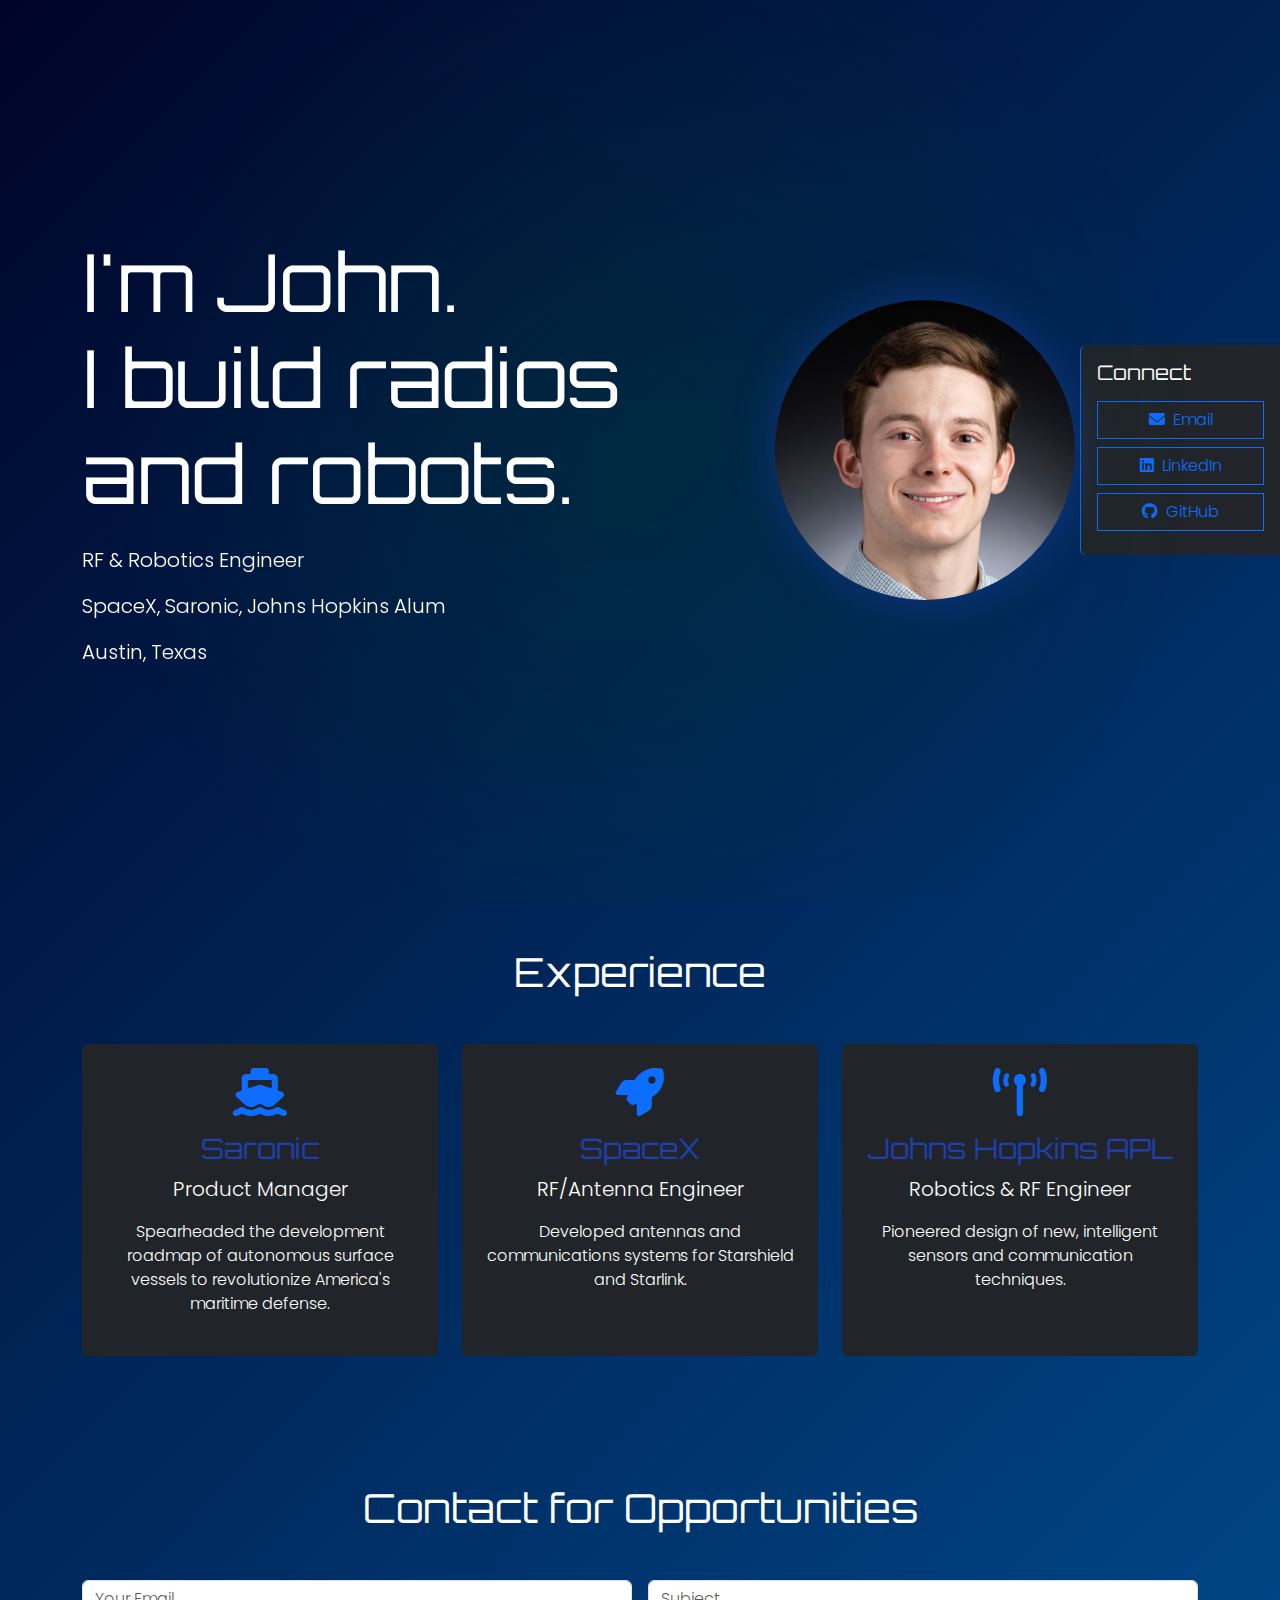
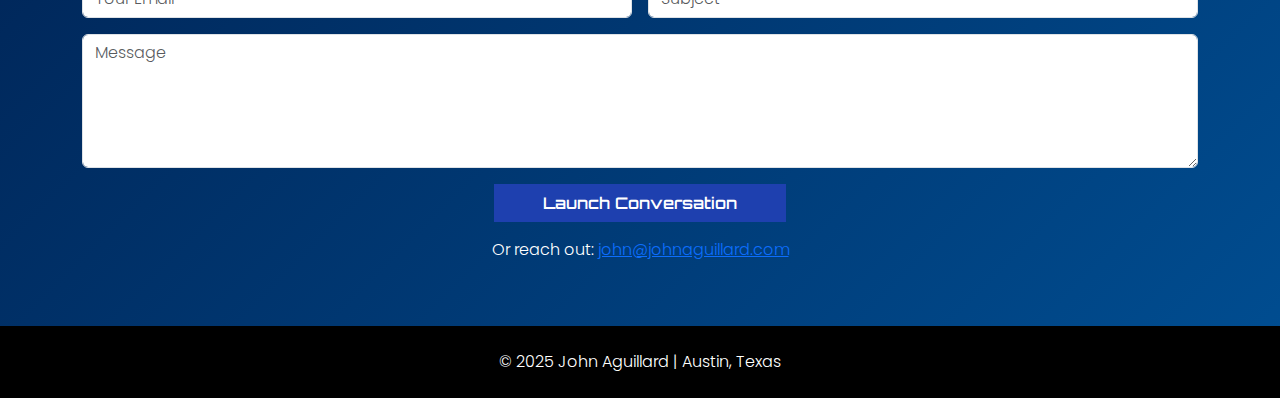
<file: index.html>
<!doctype html>
<html lang="en">
    <head>
        <meta charset="UTF-8" />
        <meta name="viewport" content="width=device-width, initial-scale=1.0" />
        <title>John Aguillard - RF and Robotics Engineer</title>
        <link
            href="https://cdn.jsdelivr.net/npm/bootstrap@5.3.0/dist/css/bootstrap.min.css"
            rel="stylesheet"
        />
        <link href="styles.css" rel="stylesheet" />
        <!-- Update with CSS below -->
        <link
            href="https://cdnjs.cloudflare.com/ajax/libs/font-awesome/6.0.0/css/all.min.css"
            rel="stylesheet"
        />
        <link
            href="https://fonts.googleapis.com/css2?family=Orbitron:wght@400;600&family=Poppins:wght@300;400;600&display=swap"
            rel="stylesheet"
        />
        <!-- Lighter Orbitron + Poppins -->
    </head>
    <body class="bg-dark text-white">
        <!-- Hero: Full-width with static headshot -->
        <section
            class="hero position-relative overflow-hidden min-vh-100 d-flex align-items-center"
        >
            <div class="container position-relative z-2">
                <div class="row align-items-center">
                    <div class="col-md-6">
                        <h1
                            class="display-1 fw-normal mb-4"
                            style="
                                font-family:
                                    &quot;Orbitron&quot;, Poppins, sans-serif;
                                font-weight: 600;
                            "
                        >
                            I'm John.<br />I build radios and robots.
                        </h1>
                        <p
                            class="lead fs-5"
                            style="
                                font-family: &quot;Poppins&quot;, sans-serif;
                                font-weight: 300;
                            "
                        >
                            RF & Robotics Engineer
                        </p>
                        <p
                            class="lead fs-5"
                            style="
                                font-family: &quot;Poppins&quot;, sans-serif;
                                font-weight: 300;
                            "
                        >
                            SpaceX, Saronic, Johns Hopkins Alum
                        </p>
                        <p
                            class="lead fs-5 mb-0"
                            style="
                                font-family: &quot;Poppins&quot;, sans-serif;
                                font-weight: 300;
                            "
                        >
                            Austin, Texas
                        </p>
                    </div>
                    <div class="col-md-6 text-center">
                        <img
                            src="images/headshot.jpg"
                            alt="John Aguillard"
                            class="img-fluid rounded-circle"
                            style="
                                max-width: 300px;
                                filter: drop-shadow(
                                    0 0 20px rgba(30, 64, 175, 0.5)
                                );
                            "
                        />
                    </div>
                </div>
            </div>
            <div class="gradient-overlay"></div>
        </section>

        <!-- Experience: Floating cards with readable text -->
        <section class="experience py-5">
            <div class="container">
                <h2
                    class="text-center fw-normal mb-5"
                    style="
                        font-family: &quot;Orbitron&quot;, Poppins, sans-serif;
                        font-size: 2.5rem;
                        font-weight: 600;
                    "
                >
                    Experience
                </h2>
                <div class="row g-4">
                    <div class="col-lg-4 col-md-6">
                        <div
                            class="card h-100 bg-dark border-0 text-center p-4 orbit-card"
                            style="transition: transform 0.3s; color: #ffffff"
                        >
                            <i class="fas fa-ship fa-3x text-primary mb-3"></i>
                            <h3
                                class="fw-normal mb-2"
                                style="
                                    color: #1e40af;
                                    font-family:
                                        &quot;Orbitron&quot;, Poppins,
                                        sans-serif;
                                    font-weight: 600;
                                "
                            >
                                Saronic
                            </h3>
                            <p
                                class="fs-5"
                                style="
                                    font-family:
                                        &quot;Poppins&quot;, sans-serif;
                                    font-weight: 300;
                                "
                            >
                                Product Manager
                            </p>
                            <p
                                style="
                                    font-family:
                                        &quot;Poppins&quot;, sans-serif;
                                    font-weight: 300;
                                "
                            >
                                Spearheaded the development roadmap of
                                autonomous surface vessels to revolutionize
                                America's maritime defense.
                            </p>
                        </div>
                    </div>
                    <div class="col-lg-4 col-md-6">
                        <div
                            class="card h-100 bg-dark border-0 text-center p-4 orbit-card"
                            style="transition: transform 0.3s; color: #ffffff"
                        >
                            <i
                                class="fas fa-rocket fa-3x text-primary mb-3"
                            ></i>
                            <h3
                                class="fw-normal mb-2"
                                style="
                                    color: #1e40af;
                                    font-family:
                                        &quot;Orbitron&quot;, Poppins,
                                        sans-serif;
                                    font-weight: 600;
                                "
                            >
                                SpaceX
                            </h3>
                            <p
                                class="fs-5"
                                style="
                                    font-family:
                                        &quot;Poppins&quot;, sans-serif;
                                    font-weight: 300;
                                "
                            >
                                RF/Antenna Engineer
                            </p>
                            <p
                                style="
                                    font-family:
                                        &quot;Poppins&quot;, sans-serif;
                                    font-weight: 300;
                                "
                            >
                                Developed antennas and communications systems
                                for Starshield and Starlink.
                            </p>
                        </div>
                    </div>
                    <div class="col-lg-4 col-md-6">
                        <div
                            class="card h-100 bg-dark border-0 text-center p-4 orbit-card"
                            style="transition: transform 0.3s; color: #ffffff"
                        >
                            <i
                                class="fas fa-broadcast-tower fa-3x text-primary mb-3"
                            ></i>
                            <h3
                                class="fw-normal mb-2"
                                style="
                                    color: #1e40af;
                                    font-family:
                                        &quot;Orbitron&quot;, Poppins,
                                        sans-serif;
                                    font-weight: 600;
                                "
                            >
                                Johns Hopkins APL
                            </h3>
                            <p
                                class="fs-5"
                                style="
                                    font-family:
                                        &quot;Poppins&quot;, sans-serif;
                                    font-weight: 300;
                                "
                            >
                                Robotics & RF Engineer
                            </p>
                            <p
                                style="
                                    font-family:
                                        &quot;Poppins&quot;, sans-serif;
                                    font-weight: 300;
                                "
                            >
                                Pioneered design of new, intelligent sensors and
                                communication techniques.
                            </p>
                        </div>
                    </div>
                </div>
            </div>
        </section>

        <!-- Connect: Fixed sidebar on desktop, inline on mobile -->
        <section class="connect p-3" style="z-index: 1000">
            <div
                class="d-none d-md-block position-fixed end-0 top-50 translate-middle-y"
            >
                <div
                    class="bg-dark border-start border-primary p-3 rounded-start"
                    style="width: 200px"
                >
                    <h5
                        class="fw-normal mb-3"
                        style="
                            font-family:
                                &quot;Orbitron&quot;, Poppins, sans-serif;
                            font-weight: 600;
                        "
                    >
                        Connect
                    </h5>
                    <a
                        href="mailto:john@johnaguillard.com"
                        class="btn btn-outline-primary w-100 mb-2"
                        style="
                            border-radius: 0;
                            font-family: &quot;Poppins&quot;, sans-serif;
                            font-weight: 300;
                        "
                        ><i class="fas fa-envelope me-2"></i>Email</a
                    >
                    <a
                        href="https://www.linkedin.com/in/john-aguillard-638b2a145/"
                        class="btn btn-outline-primary w-100 mb-2"
                        style="
                            border-radius: 0;
                            font-family: &quot;Poppins&quot;, sans-serif;
                            font-weight: 300;
                        "
                        target="_blank"
                        ><i class="fab fa-linkedin me-2"></i>LinkedIn</a
                    >
                    <a
                        href="https://github.com/JohnSwaguillard"
                        class="btn btn-outline-primary w-100 mb-2"
                        style="
                            border-radius: 0;
                            font-family: &quot;Poppins&quot;, sans-serif;
                            font-weight: 300;
                        "
                        target="_blank"
                        ><i class="fab fa-github me-2"></i>GitHub</a
                    >
                </div>
            </div>
            <div class="d-md-none text-center">
                <h5
                    class="fw-normal mb-3"
                    style="
                        font-family: &quot;Orbitron&quot;, Poppins, sans-serif;
                        font-weight: 600;
                    "
                >
                    Connect
                </h5>
                <div class="d-flex justify-content-center flex-wrap gap-2">
                    <a
                        href="mailto:john@johnaguillard.com"
                        class="btn btn-outline-primary mb-2"
                        style="
                            border-radius: 0;
                            font-family: &quot;Poppins&quot;, sans-serif;
                            font-weight: 300;
                        "
                        ><i class="fas fa-envelope me-2"></i>Email</a
                    >
                    <a
                        href="https://www.linkedin.com/in/john-aguillard-638b2a145/"
                        class="btn btn-outline-primary mb-2"
                        style="
                            border-radius: 0;
                            font-family: &quot;Poppins&quot;, sans-serif;
                            font-weight: 300;
                        "
                        target="_blank"
                        ><i class="fab fa-linkedin me-2"></i>LinkedIn</a
                    >
                    <a
                        href="https://github.com/JohnSwaguillard"
                        class="btn btn-outline-primary mb-2"
                        style="
                            border-radius: 0;
                            font-family: &quot;Poppins&quot;, sans-serif;
                            font-weight: 300;
                        "
                        target="_blank"
                        ><i class="fab fa-github me-2"></i>GitHub</a
                    >
                </div>
            </div>
        </section>

        <!-- Contact: Overlay form -->
        <section class="contact py-5">
            <div class="container">
                <h2
                    class="text-center fw-normal mb-5"
                    style="
                        font-family: &quot;Orbitron&quot;, Poppins, sans-serif;
                        font-size: 2.5rem;
                        font-weight: 600;
                    "
                >
                    Contact for Opportunities
                </h2>
                <form
                    action="https://formspree.io/f/xovnbloq"
                    method="POST"
                    class="row g-3 justify-content-center"
                >
                    <div class="col-md-6">
                        <input
                            type="email"
                            name="email"
                            class="form-control"
                            placeholder="Your Email"
                            required
                            style="
                                font-family: &quot;Poppins&quot;, sans-serif;
                                font-weight: 300;
                            "
                        />
                    </div>
                    <div class="col-md-6">
                        <input
                            type="text"
                            name="_subject"
                            class="form-control"
                            placeholder="Subject"
                            required
                            style="
                                font-family: &quot;Poppins&quot;, sans-serif;
                                font-weight: 300;
                            "
                        />
                    </div>
                    <div class="col-12">
                        <textarea
                            name="message"
                            class="form-control"
                            placeholder="Message"
                            rows="5"
                            required
                            style="
                                font-family: &quot;Poppins&quot;, sans-serif;
                                font-weight: 300;
                            "
                        ></textarea>
                    </div>
                    <div class="col-12 text-center">
                        <button
                            type="submit"
                            class="btn btn-primary px-5"
                            style="
                                border-radius: 0;
                                font-family:
                                    &quot;Orbitron&quot;, Poppins, sans-serif;
                                font-weight: 600;
                            "
                        >
                            Launch Conversation
                        </button>
                    </div>
                </form>
                <p
                    class="text-center mt-3"
                    style="
                        font-family: &quot;Poppins&quot;, sans-serif;
                        font-weight: 300;
                    "
                >
                    Or reach out:
                    <a href="mailto:john@johnaguillard.com" class="text-primary"
                        >john@johnaguillard.com</a
                    >
                </p>
            </div>
        </section>

        <footer class="py-4 text-center bg-black">
            <div
                class="container"
                style="
                    font-family: &quot;Poppins&quot;, sans-serif;
                    font-weight: 300;
                "
            >
                &copy; 2025 John Aguillard | Austin, Texas
            </div>
        </footer>

        <script src="https://cdn.jsdelivr.net/npm/bootstrap@5.3.0/dist/js/bootstrap.bundle.min.js"></script>
        <script>
            // Hover animation for cards only
            document.addEventListener("DOMContentLoaded", () => {
                const cards = document.querySelectorAll(".orbit-card");
                cards.forEach((card) => {
                    card.addEventListener(
                        "mouseenter",
                        () => (card.style.transform = "translateY(-10px)"),
                    );
                    card.addEventListener(
                        "mouseleave",
                        () => (card.style.transform = "translateY(0)"),
                    );
                });
            });
        </script>
    </body>
</html>
</file>
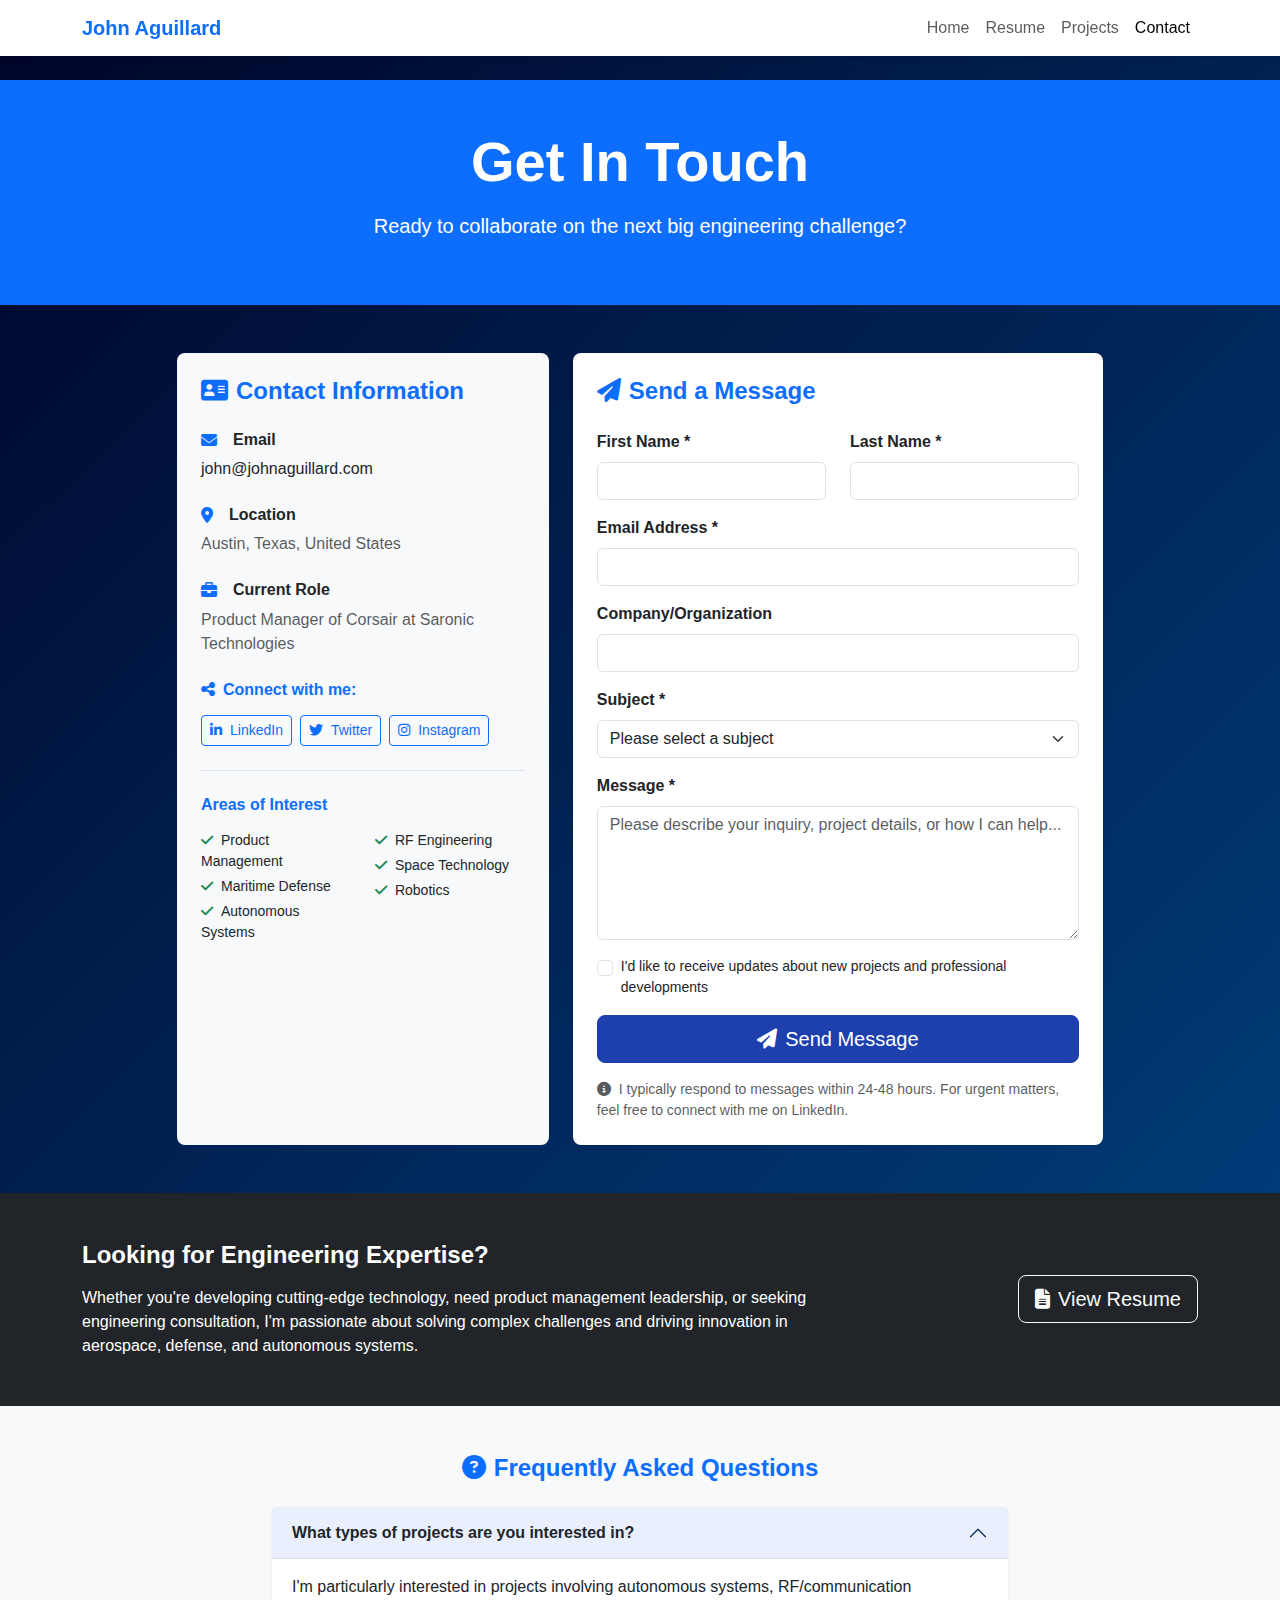
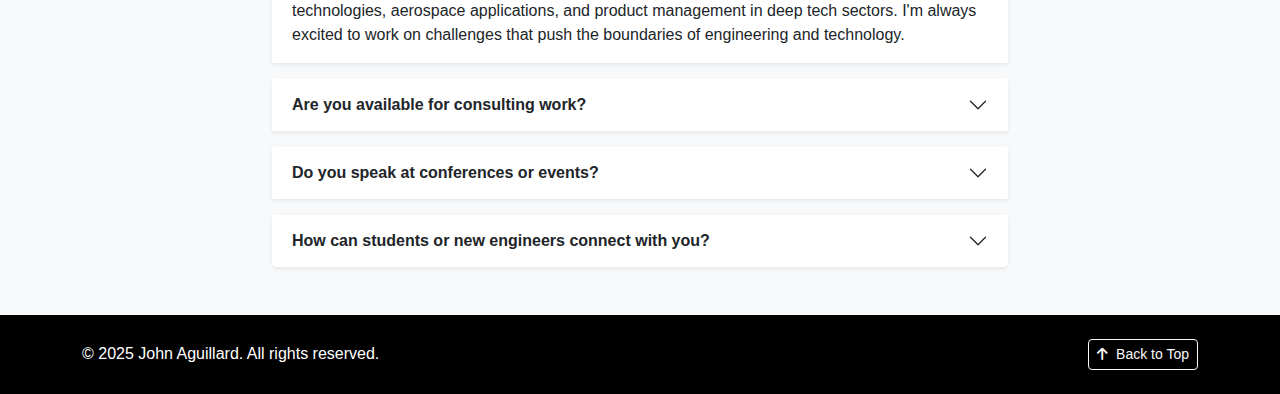
<file: contact.html>
<!DOCTYPE html>
<html lang="en">
<head>
    <meta charset="UTF-8">
    <meta name="viewport" content="width=device-width, initial-scale=1.0">
    <title>Contact - John Aguillard</title>
    <link href="https://cdn.jsdelivr.net/npm/bootstrap@5.3.0/dist/css/bootstrap.min.css" rel="stylesheet">
    <link href="https://cdnjs.cloudflare.com/ajax/libs/font-awesome/6.4.0/css/all.min.css" rel="stylesheet">
    <link rel="stylesheet" href="styles.css">
</head>
<body>
    <!-- Navigation -->
    <nav class="navbar navbar-expand-lg navbar-light bg-white fixed-top shadow-sm">
        <div class="container">
            <a class="navbar-brand fw-bold text-primary" href="index.html">John Aguillard</a>
            <button class="navbar-toggler" type="button" data-bs-toggle="collapse" data-bs-target="#navbarNav">
                <span class="navbar-toggler-icon"></span>
            </button>
            <div class="collapse navbar-collapse" id="navbarNav">
                <ul class="navbar-nav ms-auto">
                    <li class="nav-item">
                        <a class="nav-link" href="index.html">Home</a>
                    </li>
                    <li class="nav-item">
                        <a class="nav-link" href="resume.html">Resume</a>
                    </li>
                    <li class="nav-item">
                        <a class="nav-link" href="projects.html">Projects</a>
                    </li>
                    <li class="nav-item">
                        <a class="nav-link active" href="contact.html">Contact</a>
                    </li>
                </ul>
            </div>
        </div>
    </nav>

    <!-- Contact Header -->
    <section class="py-5 bg-primary text-white" style="margin-top: 80px;">
        <div class="container">
            <div class="text-center">
                <h1 class="display-4 fw-bold mb-3">Get In Touch</h1>
                <p class="lead">Ready to collaborate on the next big engineering challenge?</p>
            </div>
        </div>
    </section>

    <!-- Contact Content -->
    <section class="py-5">
        <div class="container">
            <div class="row justify-content-center">
                <div class="col-lg-10">
                    <div class="row">
                        <!-- Contact Information -->
                        <div class="col-lg-5 mb-5 mb-lg-0">
                            <div class="contact-info-card h-100 p-4 bg-light rounded-3">
                                <h3 class="h4 fw-bold mb-4 text-primary">
                                    <i class="fas fa-address-card me-2"></i>Contact Information
                                </h3>

                                <div class="contact-item mb-4">
                                    <div class="d-flex align-items-center mb-2">
                                        <i class="fas fa-envelope text-primary me-3"></i>
                                        <h5 class="h6 fw-bold mb-0">Email</h5>
                                    </div>
                                    <a href="mailto:john@johnaguillard.com" class="text-decoration-none">
                                        john@johnaguillard.com
                                    </a>
                                </div>

                                <div class="contact-item mb-4">
                                    <div class="d-flex align-items-center mb-2">
                                        <i class="fas fa-map-marker-alt text-primary me-3"></i>
                                        <h5 class="h6 fw-bold mb-0">Location</h5>
                                    </div>
                                    <p class="mb-0 text-muted">Austin, Texas, United States</p>
                                </div>

                                <div class="contact-item mb-4">
                                    <div class="d-flex align-items-center mb-2">
                                        <i class="fas fa-briefcase text-primary me-3"></i>
                                        <h5 class="h6 fw-bold mb-0">Current Role</h5>
                                    </div>
                                    <p class="mb-0 text-muted">Product Manager of Corsair at Saronic Technologies</p>
                                </div>

                                <div class="social-links mt-4">
                                    <h5 class="h6 fw-bold mb-3 text-primary">
                                        <i class="fas fa-share-alt me-2"></i>Connect with me:
                                    </h5>
                                    <div class="d-flex flex-wrap gap-2">
                                        <a href="https://www.linkedin.com/in/john-aguillard-638b2a145/"
                                           class="btn btn-outline-primary btn-sm" target="_blank">
                                            <i class="fab fa-linkedin-in me-2"></i>LinkedIn
                                        </a>
                                        <a href="https://twitter.com/JohnAguillard"
                                           class="btn btn-outline-primary btn-sm" target="_blank">
                                            <i class="fab fa-twitter me-2"></i>Twitter
                                        </a>
                                        <a href="https://www.instagram.com/johnaguillard/"
                                           class="btn btn-outline-primary btn-sm" target="_blank">
                                            <i class="fab fa-instagram me-2"></i>Instagram
                                        </a>
                                    </div>
                                </div>

                                <div class="mt-4 pt-4 border-top">
                                    <h5 class="h6 fw-bold mb-3 text-primary">Areas of Interest</h5>
                                    <div class="row">
                                        <div class="col-6">
                                            <ul class="list-unstyled small">
                                                <li class="mb-1"><i class="fas fa-check text-success me-2"></i>Product Management</li>
                                                <li class="mb-1"><i class="fas fa-check text-success me-2"></i>Maritime Defense</li>
                                                <li class="mb-1"><i class="fas fa-check text-success me-2"></i>Autonomous Systems</li>
                                            </ul>
                                        </div>
                                        <div class="col-6">
                                            <ul class="list-unstyled small">
                                                <li class="mb-1"><i class="fas fa-check text-success me-2"></i>RF Engineering</li>
                                                <li class="mb-1"><i class="fas fa-check text-success me-2"></i>Space Technology</li>
                                                <li class="mb-1"><i class="fas fa-check text-success me-2"></i>Robotics</li>
                                            </ul>
                                        </div>
                                    </div>
                                </div>
                            </div>
                        </div>

                        <!-- Contact Form -->
                        <div class="col-lg-7">
                            <div class="contact-form-card p-4 bg-white rounded-3 shadow-sm">
                                <h3 class="h4 fw-bold mb-4 text-primary">
                                    <i class="fas fa-paper-plane me-2"></i>Send a Message
                                </h3>

                                <form action="https://formspree.io/f/your_form_id" method="POST" id="contact-form">
                                    <div class="row">
                                        <div class="col-md-6 mb-3">
                                            <label for="firstName" class="form-label fw-semibold">First Name *</label>
                                            <input type="text" class="form-control" id="firstName" name="firstName" required>
                                        </div>
                                        <div class="col-md-6 mb-3">
                                            <label for="lastName" class="form-label fw-semibold">Last Name *</label>
                                            <input type="text" class="form-control" id="lastName" name="lastName" required>
                                        </div>
                                    </div>

                                    <div class="mb-3">
                                        <label for="email" class="form-label fw-semibold">Email Address *</label>
                                        <input type="email" class="form-control" id="email" name="email" required>
                                    </div>

                                    <div class="mb-3">
                                        <label for="company" class="form-label fw-semibold">Company/Organization</label>
                                        <input type="text" class="form-control" id="company" name="company">
                                    </div>

                                    <div class="mb-3">
                                        <label for="subject" class="form-label fw-semibold">Subject *</label>
                                        <select class="form-select" id="subject" name="subject" required>
                                            <option value="">Please select a subject</option>
                                            <option value="collaboration">Collaboration Opportunity</option>
                                            <option value="consulting">Consulting Inquiry</option>
                                            <option value="speaking">Speaking Engagement</option>
                                            <option value="career">Career Opportunity</option>
                                            <option value="general">General Inquiry</option>
                                            <option value="other">Other</option>
                                        </select>
                                    </div>

                                    <div class="mb-3">
                                        <label for="message" class="form-label fw-semibold">Message *</label>
                                        <textarea class="form-control" id="message" name="message" rows="5"
                                                  placeholder="Please describe your inquiry, project details, or how I can help..."
                                                  required></textarea>
                                    </div>

                                    <div class="mb-3">
                                        <div class="form-check">
                                            <input class="form-check-input" type="checkbox" id="newsletter" name="newsletter">
                                            <label class="form-check-label small" for="newsletter">
                                                I'd like to receive updates about new projects and professional developments
                                            </label>
                                        </div>
                                    </div>

                                    <div class="d-grid">
                                        <button type="submit" class="btn btn-primary btn-lg">
                                            <i class="fas fa-paper-plane me-2"></i>Send Message
                                        </button>
                                    </div>

                                    <p class="small text-muted mt-3 mb-0">
                                        <i class="fas fa-info-circle me-1"></i>
                                        I typically respond to messages within 24-48 hours. For urgent matters,
                                        feel free to connect with me on LinkedIn.
                                    </p>
                                </form>
                            </div>
                        </div>
                    </div>
                </div>
            </div>
        </div>
    </section>

    <!-- Call to Action Section -->
    <section class="py-5 bg-dark text-white">
        <div class="container">
            <div class="row align-items-center">
                <div class="col-lg-8">
                    <h3 class="h4 fw-bold mb-3">Looking for Engineering Expertise?</h3>
                    <p class="mb-0">
                        Whether you're developing cutting-edge technology, need product management leadership,
                        or seeking engineering consultation, I'm passionate about solving complex challenges
                        and driving innovation in aerospace, defense, and autonomous systems.
                    </p>
                </div>
                <div class="col-lg-4 text-lg-end mt-3 mt-lg-0">
                    <a href="resume.html" class="btn btn-outline-light btn-lg">
                        <i class="fas fa-file-alt me-2"></i>View Resume
                    </a>
                </div>
            </div>
        </div>
    </section>

    <!-- FAQ Section -->
    <section class="py-5 bg-light">
        <div class="container">
            <div class="row justify-content-center">
                <div class="col-lg-8">
                    <h3 class="h4 fw-bold mb-4 text-center text-primary">
                        <i class="fas fa-question-circle me-2"></i>Frequently Asked Questions
                    </h3>

                    <div class="accordion" id="faqAccordion">
                        <div class="accordion-item border-0 shadow-sm mb-3">
                            <h2 class="accordion-header">
                                <button class="accordion-button fw-semibold" type="button" data-bs-toggle="collapse"
                                        data-bs-target="#faq1">
                                    What types of projects are you interested in?
                                </button>
                            </h2>
                            <div id="faq1" class="accordion-collapse collapse show" data-bs-parent="#faqAccordion">
                                <div class="accordion-body">
                                    I'm particularly interested in projects involving autonomous systems, RF/communication technologies,
                                    aerospace applications, and product management in deep tech sectors. I'm always excited to work
                                    on challenges that push the boundaries of engineering and technology.
                                </div>
                            </div>
                        </div>

                        <div class="accordion-item border-0 shadow-sm mb-3">
                            <h2 class="accordion-header">
                                <button class="accordion-button collapsed fw-semibold" type="button" data-bs-toggle="collapse"
                                        data-bs-target="#faq2">
                                    Are you available for consulting work?
                                </button>
                            </h2>
                            <div id="faq2" class="accordion-collapse collapse" data-bs-parent="#faqAccordion">
                                <div class="accordion-body">
                                    While I'm currently focused on my role at Saronic Technologies, I'm open to discussing
                                    selective consulting opportunities, especially those related to product strategy,
                                    RF systems, or aerospace technology. Please reach out to discuss your specific needs.
                                </div>
                            </div>
                        </div>

                        <div class="accordion-item border-0 shadow-sm mb-3">
                            <h2 class="accordion-header">
                                <button class="accordion-button collapsed fw-semibold" type="button" data-bs-toggle="collapse"
                                        data-bs-target="#faq3">
                                    Do you speak at conferences or events?
                                </button>
                            </h2>
                            <div id="faq3" class="accordion-collapse collapse" data-bs-parent="#faqAccordion">
                                <div class="accordion-body">
                                    Yes, I enjoy sharing insights about product management in deep tech, RF engineering,
                                    autonomous systems, and the intersection of technology and national security.
                                    I'm available for speaking engagements at industry conferences, universities, and professional events.
                                </div>
                            </div>
                        </div>

                        <div class="accordion-item border-0 shadow-sm">
                            <h2 class="accordion-header">
                                <button class="accordion-button collapsed fw-semibold" type="button" data-bs-toggle="collapse"
                                        data-bs-target="#faq4">
                                    How can students or new engineers connect with you?
                                </button>
                            </h2>
                            <div id="faq4" class="accordion-collapse collapse" data-bs-parent="#faqAccordion">
                                <div class="accordion-body">
                                    I'm always happy to mentor students and early-career engineers. LinkedIn is the best platform
                                    for professional networking, but feel free to reach out through the contact form as well.
                                    I particularly enjoy helping students interested in aerospace, robotics, and RF engineering.
                                </div>
                            </div>
                        </div>
                    </div>
                </div>
            </div>
        </div>
    </section>

    <!-- Footer -->
    <footer class="bg-black text-white py-4">
        <div class="container">
            <div class="row align-items-center">
                <div class="col-md-6">
                    <p class="mb-0">&copy; 2025 John Aguillard. All rights reserved.</p>
                </div>
                <div class="col-md-6 text-md-end">
                    <button onclick="scrollToTop()" class="btn btn-outline-light btn-sm">
                        <i class="fas fa-arrow-up me-2"></i>Back to Top
                    </button>
                </div>
            </div>
        </div>
    </footer>

    <!-- Custom CSS for contact page -->
    <style>
        .contact-info-card, .contact-form-card {
            transition: transform 0.3s ease, box-shadow 0.3s ease;
        }

        .contact-info-card:hover, .contact-form-card:hover {
            transform: translateY(-2px);
        }

        .form-control:focus, .form-select:focus {
            border-color: var(--primary-color);
            box-shadow: 0 0 0 0.2rem rgba(37, 99, 235, 0.25);
        }

        .form-label {
            color: var(--text-color);
        }

        .contact-item a {
            color: var(--text-color);
            transition: color 0.3s ease;
        }

        .contact-item a:hover {
            color: var(--primary-color);
        }

        .accordion-button:not(.collapsed) {
            background-color: rgba(37, 99, 235, 0.1);
            color: var(--primary-color);
        }

        .accordion-button:focus {
            box-shadow: 0 0 0 0.25rem rgba(37, 99, 235, 0.25);
        }
    </style>

    <!-- Bootstrap JS -->
    <script src="https://cdn.jsdelivr.net/npm/bootstrap@5.3.0/dist/js/bootstrap.bundle.min.js"></script>
    <script src="script.js"></script>

    <!-- Additional Contact Form JavaScript -->
    <script>
        document.addEventListener('DOMContentLoaded', function() {
            // Enhanced form validation and submission
            const contactForm = document.getElementById('contact-form');

            if (contactForm) {
                contactForm.addEventListener('submit', function(e) {
                    e.preventDefault();

                    // Get form data
                    const formData = new FormData(this);
                    const firstName = formData.get('firstName');
                    const lastName = formData.get('lastName');
                    const email = formData.get('email');
                    const subject = formData.get('subject');
                    const message = formData.get('message');

                    // Enhanced validation
                    if (!firstName || !lastName || !email || !subject || !message) {
                        showNotification('Please fill in all required fields.', 'error');
                        return;
                    }

                    if (!isValidEmail(email)) {
                        showNotification('Please enter a valid email address.', 'error');
                        return;
                    }

                    if (message.length < 10) {
                        showNotification('Please provide a more detailed message (at least 10 characters).', 'error');
                        return;
                    }

                    // Show loading state
                    const submitButton = this.querySelector('button[type="submit"]');
                    const originalText = submitButton.innerHTML;
                    submitButton.innerHTML = '<i class="fas fa-spinner fa-spin me-2"></i>Sending...';
                    submitButton.disabled = true;

                    // Simulate form submission (replace with actual Formspree endpoint)
                    setTimeout(() => {
                        showNotification(`Thank you, ${firstName}! Your message has been sent successfully. I'll get back to you soon.`, 'success');
                        contactForm.reset();
                        submitButton.innerHTML = originalText;
                        submitButton.disabled = false;
                    }, 2000);
                });
            }
        });
    </script>
</body>
</html>
</file>
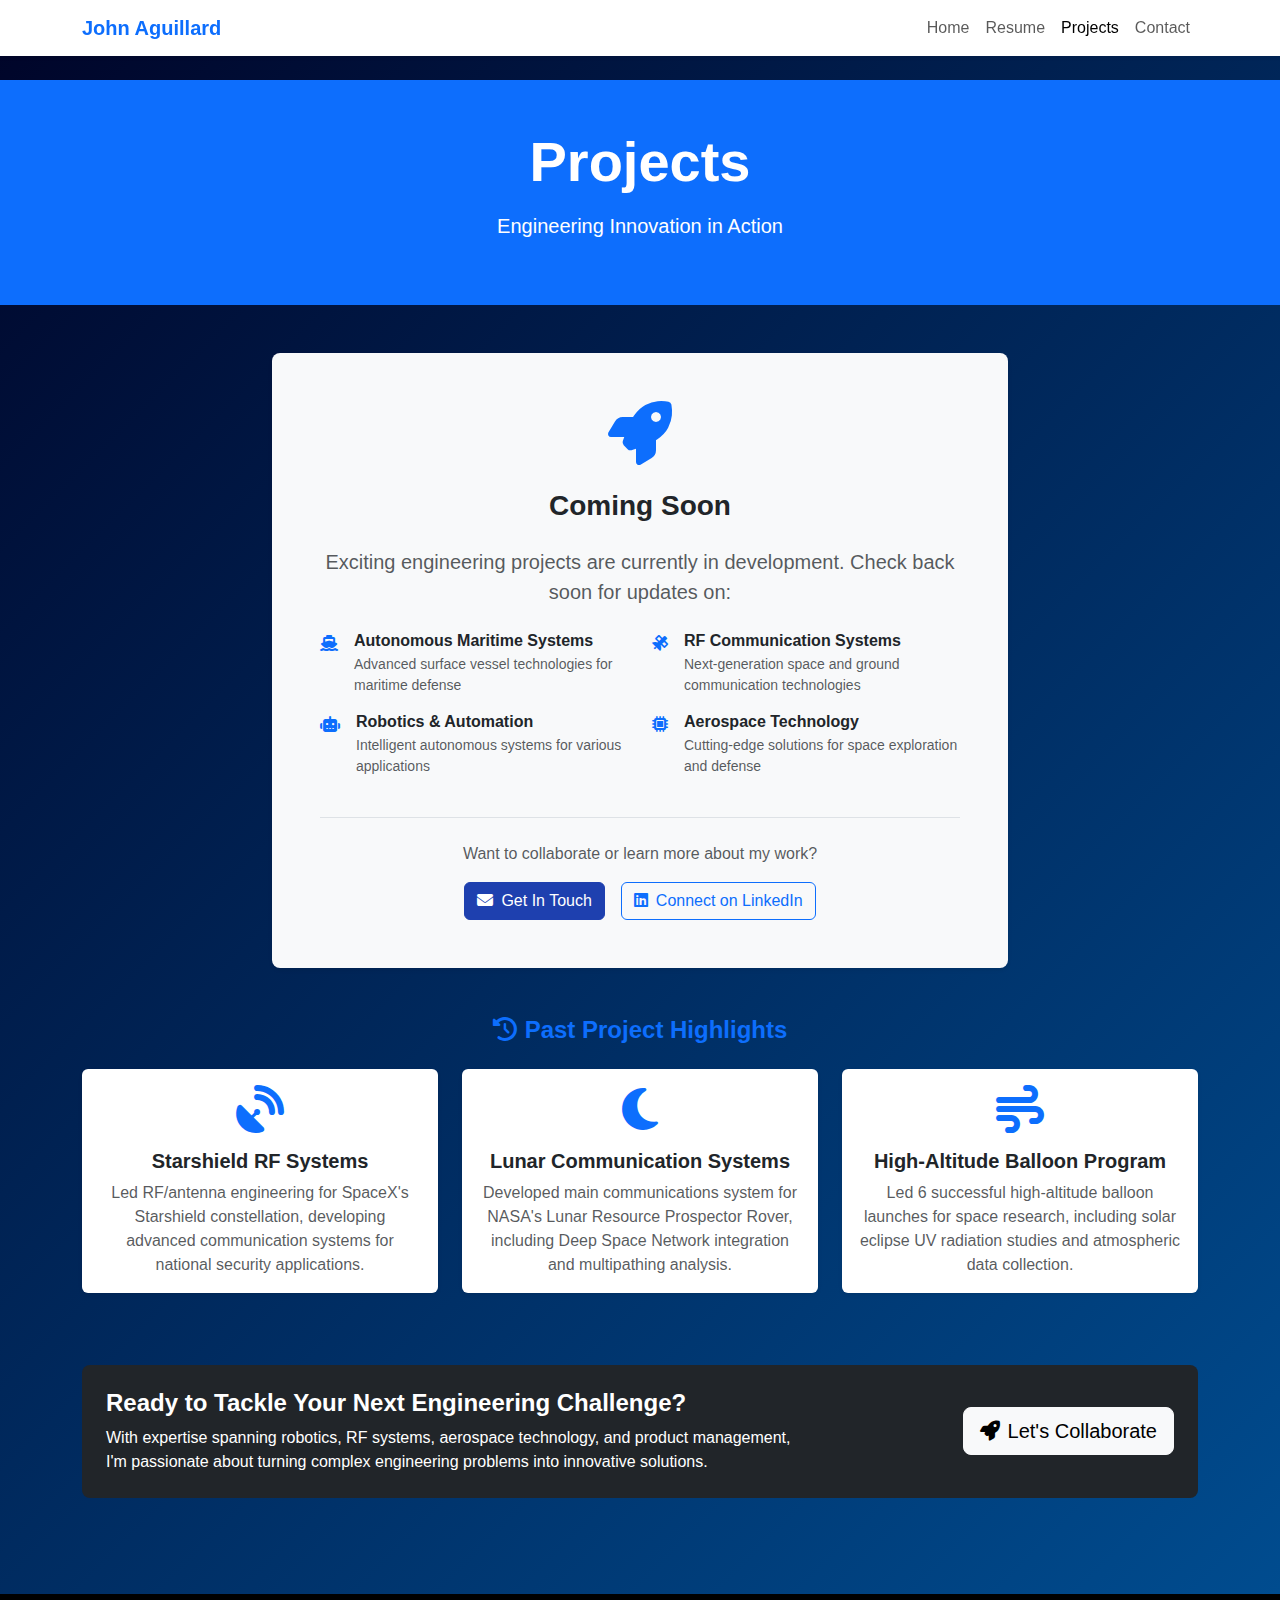
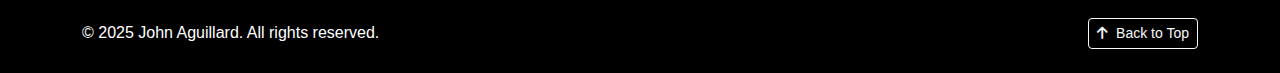
<file: projects.html>
<!DOCTYPE html>
<html lang="en">
<head>
    <meta charset="UTF-8">
    <meta name="viewport" content="width=device-width, initial-scale=1.0">
    <title>Projects - John Aguillard</title>
    <link href="https://cdn.jsdelivr.net/npm/bootstrap@5.3.0/dist/css/bootstrap.min.css" rel="stylesheet">
    <link href="https://cdnjs.cloudflare.com/ajax/libs/font-awesome/6.4.0/css/all.min.css" rel="stylesheet">
    <link rel="stylesheet" href="styles.css">
</head>
<body>
    <!-- Navigation -->
    <nav class="navbar navbar-expand-lg navbar-light bg-white fixed-top shadow-sm">
        <div class="container">
            <a class="navbar-brand fw-bold text-primary" href="index.html">John Aguillard</a>
            <button class="navbar-toggler" type="button" data-bs-toggle="collapse" data-bs-target="#navbarNav">
                <span class="navbar-toggler-icon"></span>
            </button>
            <div class="collapse navbar-collapse" id="navbarNav">
                <ul class="navbar-nav ms-auto">
                    <li class="nav-item">
                        <a class="nav-link" href="index.html">Home</a>
                    </li>
                    <li class="nav-item">
                        <a class="nav-link" href="resume.html">Resume</a>
                    </li>
                    <li class="nav-item">
                        <a class="nav-link active" href="projects.html">Projects</a>
                    </li>
                    <li class="nav-item">
                        <a class="nav-link" href="contact.html">Contact</a>
                    </li>
                </ul>
            </div>
        </div>
    </nav>

    <!-- Projects Header -->
    <section class="py-5 bg-primary text-white" style="margin-top: 80px;">
        <div class="container">
            <div class="text-center">
                <h1 class="display-4 fw-bold mb-3">Projects</h1>
                <p class="lead">Engineering Innovation in Action</p>
            </div>
        </div>
    </section>

    <!-- Projects Content -->
    <section class="py-5">
        <div class="container">
            <!-- Coming Soon Section -->
            <div class="row justify-content-center">
                <div class="col-lg-8">
                    <div class="text-center mb-5">
                        <div class="coming-soon-card p-5 bg-light rounded-3 shadow-sm">
                            <i class="fas fa-rocket fa-4x text-primary mb-4 animate-bounce"></i>
                            <h2 class="h3 fw-bold mb-4">Coming Soon</h2>
                            <p class="lead text-muted mb-4">
                                Exciting engineering projects are currently in development. Check back soon for updates on:
                            </p>

                            <div class="row text-start">
                                <div class="col-md-6 mb-3">
                                    <div class="d-flex align-items-start">
                                        <i class="fas fa-ship text-primary me-3 mt-1"></i>
                                        <div>
                                            <h5 class="h6 fw-bold mb-1">Autonomous Maritime Systems</h5>
                                            <p class="small text-muted mb-0">Advanced surface vessel technologies for maritime defense</p>
                                        </div>
                                    </div>
                                </div>
                                <div class="col-md-6 mb-3">
                                    <div class="d-flex align-items-start">
                                        <i class="fas fa-satellite text-primary me-3 mt-1"></i>
                                        <div>
                                            <h5 class="h6 fw-bold mb-1">RF Communication Systems</h5>
                                            <p class="small text-muted mb-0">Next-generation space and ground communication technologies</p>
                                        </div>
                                    </div>
                                </div>
                                <div class="col-md-6 mb-3">
                                    <div class="d-flex align-items-start">
                                        <i class="fas fa-robot text-primary me-3 mt-1"></i>
                                        <div>
                                            <h5 class="h6 fw-bold mb-1">Robotics & Automation</h5>
                                            <p class="small text-muted mb-0">Intelligent autonomous systems for various applications</p>
                                        </div>
                                    </div>
                                </div>
                                <div class="col-md-6 mb-3">
                                    <div class="d-flex align-items-start">
                                        <i class="fas fa-microchip text-primary me-3 mt-1"></i>
                                        <div>
                                            <h5 class="h6 fw-bold mb-1">Aerospace Technology</h5>
                                            <p class="small text-muted mb-0">Cutting-edge solutions for space exploration and defense</p>
                                        </div>
                                    </div>
                                </div>
                            </div>

                            <div class="mt-4 pt-4 border-top">
                                <p class="text-muted mb-3">
                                    Want to collaborate or learn more about my work?
                                </p>
                                <div class="d-flex flex-column flex-sm-row gap-3 justify-content-center">
                                    <a href="contact.html" class="btn btn-primary">
                                        <i class="fas fa-envelope me-2"></i>Get In Touch
                                    </a>
                                    <a href="https://www.linkedin.com/in/john-aguillard-638b2a145/"
                                       target="_blank" class="btn btn-outline-primary">
                                        <i class="fab fa-linkedin me-2"></i>Connect on LinkedIn
                                    </a>
                                </div>
                            </div>
                        </div>
                    </div>
                </div>
            </div>

            <!-- Past Highlights Section -->
            <div class="row">
                <div class="col-12">
                    <h3 class="h4 fw-bold mb-4 text-center text-primary">
                        <i class="fas fa-history me-2"></i>Past Project Highlights
                    </h3>

                    <div class="row">
                        <div class="col-lg-4 mb-4">
                            <div class="card h-100 border-0 shadow-sm">
                                <div class="card-body text-center">
                                    <i class="fas fa-satellite-dish fa-3x text-primary mb-3"></i>
                                    <h5 class="card-title fw-bold">Starshield RF Systems</h5>
                                    <p class="card-text text-muted">
                                        Led RF/antenna engineering for SpaceX's Starshield constellation,
                                        developing advanced communication systems for national security applications.
                                    </p>
                                </div>
                            </div>
                        </div>

                        <div class="col-lg-4 mb-4">
                            <div class="card h-100 border-0 shadow-sm">
                                <div class="card-body text-center">
                                    <i class="fas fa-moon fa-3x text-primary mb-3"></i>
                                    <h5 class="card-title fw-bold">Lunar Communication Systems</h5>
                                    <p class="card-text text-muted">
                                        Developed main communications system for NASA's Lunar Resource Prospector Rover,
                                        including Deep Space Network integration and multipathing analysis.
                                    </p>
                                </div>
                            </div>
                        </div>

                        <div class="col-lg-4 mb-4">
                            <div class="card h-100 border-0 shadow-sm">
                                <div class="card-body text-center">
                                    <i class="fas fa-wind fa-3x text-primary mb-3"></i>
                                    <h5 class="card-title fw-bold">High-Altitude Balloon Program</h5>
                                    <p class="card-text text-muted">
                                        Led 6 successful high-altitude balloon launches for space research,
                                        including solar eclipse UV radiation studies and atmospheric data collection.
                                    </p>
                                </div>
                            </div>
                        </div>
                    </div>
                </div>
            </div>

            <!-- Technical Expertise Banner -->
            <div class="row mt-5">
                <div class="col-12">
                    <div class="bg-dark text-white rounded-3 p-4">
                        <div class="row align-items-center">
                            <div class="col-lg-8">
                                <h4 class="fw-bold mb-2">Ready to Tackle Your Next Engineering Challenge?</h4>
                                <p class="mb-0">
                                    With expertise spanning robotics, RF systems, aerospace technology, and product management,
                                    I'm passionate about turning complex engineering problems into innovative solutions.
                                </p>
                            </div>
                            <div class="col-lg-4 text-lg-end mt-3 mt-lg-0">
                                <a href="contact.html" class="btn btn-light btn-lg">
                                    <i class="fas fa-rocket me-2"></i>Let's Collaborate
                                </a>
                            </div>
                        </div>
                    </div>
                </div>
            </div>
        </div>
    </section>

    <!-- Footer -->
    <footer class="bg-black text-white py-4 mt-5">
        <div class="container">
            <div class="row align-items-center">
                <div class="col-md-6">
                    <p class="mb-0">&copy; 2025 John Aguillard. All rights reserved.</p>
                </div>
                <div class="col-md-6 text-md-end">
                    <button onclick="scrollToTop()" class="btn btn-outline-light btn-sm">
                        <i class="fas fa-arrow-up me-2"></i>Back to Top
                    </button>
                </div>
            </div>
        </div>
    </footer>

    <!-- Custom CSS for animations -->
    <style>
        .animate-bounce {
            animation: bounce 2s infinite;
        }

        @keyframes bounce {
            0%, 20%, 50%, 80%, 100% {
                transform: translateY(0);
            }
            40% {
                transform: translateY(-10px);
            }
            60% {
                transform: translateY(-5px);
            }
        }

        .coming-soon-card:hover {
            transform: translateY(-5px);
            transition: transform 0.3s ease;
        }

        .card {
            transition: transform 0.3s ease, box-shadow 0.3s ease;
        }

        .card:hover {
            transform: translateY(-5px);
            box-shadow: 0 10px 25px rgba(0,0,0,0.15);
        }
    </style>

    <!-- Bootstrap JS -->
    <script src="https://cdn.jsdelivr.net/npm/bootstrap@5.3.0/dist/js/bootstrap.bundle.min.js"></script>
    <script src="script.js"></script>
</body>
</html>
</file>
<file: styles.css>
body {
    background: linear-gradient(135deg, #000428 0%, #004e92 100%);
    font-family: "Orbitron", Poppins, sans-serif;
}
.hero {
    background: url('data:image/svg+xml,<svg xmlns="http://www.w3.org/2000/svg" viewBox="0 0 1000 1000"><circle cx="500" cy="500" r="1" fill="white" opacity="0.1"/></svg>')
        repeat;
}
.gradient-overlay {
    position: absolute;
    top: 0;
    left: 0;
    width: 100%;
    height: 100%;
    background: radial-gradient(
        circle,
        rgba(0, 68, 40, 0.3) 0%,
        transparent 70%
    );
    z-index: 1;
}
.orbit-img {
    filter: drop-shadow(0 0 20px rgba(30, 64, 175, 0.5));
}
.orbit-card {
    border: 1px solid rgba(30, 64, 175, 0.3);
    backdrop-filter: blur(0);
    background: rgba(0, 0, 0, 0.7);
} /* Removed blur, added dark bg for contrast */
.connect {
    right: 5%;
    max-width: 250px;
}
.btn-primary {
    background: #1e40af;
    border: 1px solid #1e40af;
}
</file>
